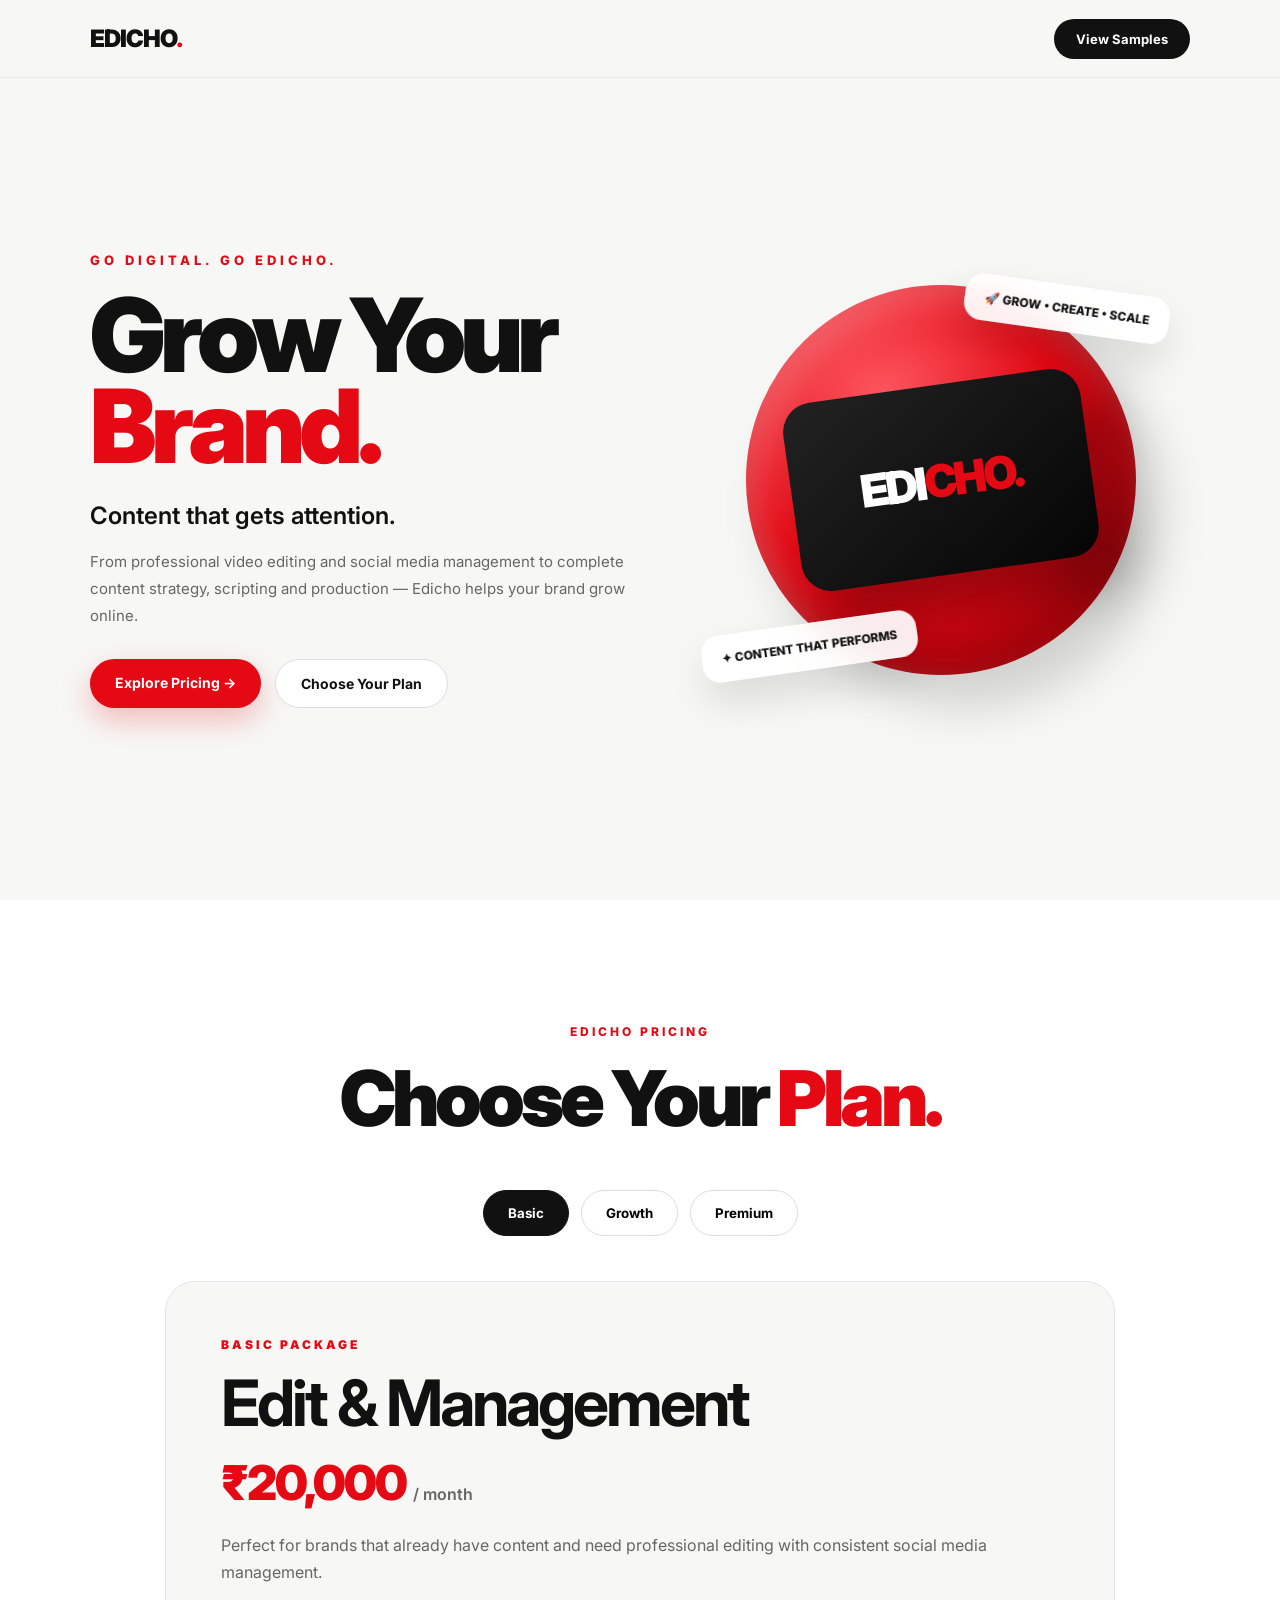
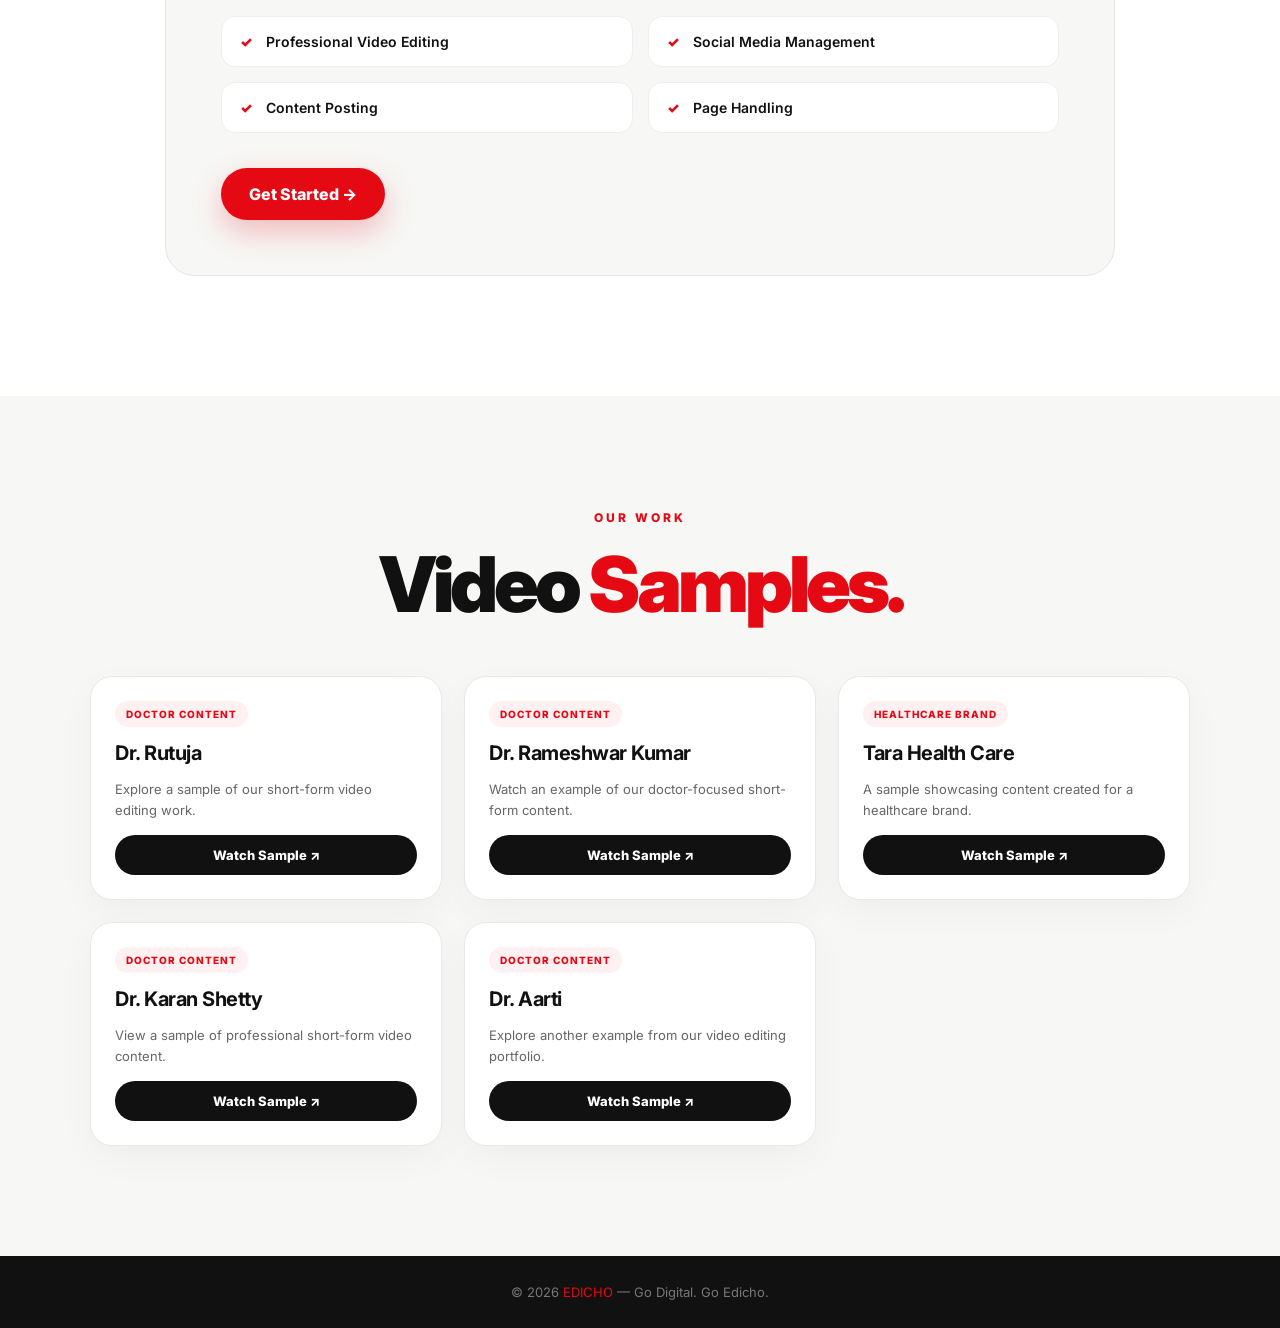
<file: edicho_price_list_updated.html>
<!DOCTYPE html>
<html lang="en">
<head>
    <meta charset="UTF-8">
    <meta name="viewport" content="width=device-width, initial-scale=1.0">

    <title>Edicho | Pricing</title>

    <style>
        @import url('https://fonts.googleapis.com/css2?family=Inter:wght@400;500;600;700;800;900&display=swap');

        * {
            margin: 0;
            padding: 0;
            box-sizing: border-box;
            scroll-behavior: smooth;
        }

        :root {
            --red: #e50914;
            --red2: #ff3340;
            --black: #111111;
            --gray: #666;
            --light: #f7f7f5;
            --white: #ffffff;
        }

        body {
            font-family: "Inter", sans-serif;
            background: var(--light);
            color: var(--black);
            overflow-x: hidden;
        }

        /* ================= NAVBAR ================= */

        nav {
            position: fixed;
            top: 0;
            left: 0;
            width: 100%;
            height: 78px;
            padding: 0 7%;
            display: flex;
            align-items: center;
            justify-content: space-between;
            background: rgba(247,247,245,.85);
            backdrop-filter: blur(18px);
            z-index: 999;
            border-bottom: 1px solid #e8e8e8;
        }

        .logo {
            font-size: 24px;
            font-weight: 900;
            letter-spacing: -1px;
        }

        .logo span {
            color: var(--red);
        }

        .nav-btn {
            padding: 12px 22px;
            border-radius: 50px;
            background: var(--black);
            color: white;
            font-size: 13px;
            font-weight: 700;
            text-decoration: none;
        }

        /* ================= HERO ================= */

        .hero {
            min-height: 100vh;
            padding: 140px 7% 80px;
            display: grid;
            grid-template-columns: 1.05fr .95fr;
            align-items: center;
            gap: 50px;
        }

        .mini-title {
            color: var(--red);
            font-size: 13px;
            font-weight: 800;
            letter-spacing: 4px;
            margin-bottom: 22px;
        }

        .hero h1 {
            font-size: clamp(58px, 8vw, 110px);
            line-height: .88;
            letter-spacing: -6px;
            font-weight: 900;
        }

        .hero h1 span {
            color: var(--red);
        }

        .hero h2 {
            font-size: 24px;
            margin-top: 30px;
            font-weight: 600;
        }

        .hero p {
            color: var(--gray);
            max-width: 540px;
            line-height: 1.8;
            margin-top: 18px;
            font-size: 15px;
        }

        .buttons {
            display: flex;
            gap: 14px;
            margin-top: 30px;
        }

        .btn {
            padding: 15px 25px;
            border-radius: 50px;
            font-size: 14px;
            font-weight: 700;
            text-decoration: none;
            border: none;
            cursor: pointer;
            transition: .3s;
        }

        .red-btn {
            background: var(--red);
            color: white;
            box-shadow: 0 12px 30px rgba(229,9,20,.25);
        }

        .red-btn:hover {
            transform: translateY(-4px);
            box-shadow: 0 18px 35px rgba(229,9,20,.35);
        }

        .black-btn {
            background: white;
            border: 1px solid #ddd;
            color: var(--black);
        }

        /* ================= VISUAL ================= */

        .visual {
            height: 500px;
            position: relative;
            display: flex;
            justify-content: center;
            align-items: center;
        }

        .orb {
            position: absolute;
            width: 390px;
            height: 390px;
            border-radius: 50%;
            background: radial-gradient(
                circle at 35% 30%,
                #ff5a63,
                var(--red) 45%,
                #a90009
            );
            box-shadow:
                25px 30px 50px rgba(0,0,0,.16),
                inset -25px -25px 45px rgba(0,0,0,.18),
                inset 15px 15px 35px rgba(255,255,255,.25);
            animation: float 5s ease-in-out infinite;
        }

        .brand-box {
            width: 300px;
            height: 190px;
            background: linear-gradient(145deg,#222,#050505);
            border-radius: 30px;
            position: relative;
            z-index: 4;
            display: flex;
            align-items: center;
            justify-content: center;
            transform: rotate(-8deg);
            box-shadow: 25px 35px 45px rgba(0,0,0,.3);
        }

        .brand-box h3 {
            color: white;
            font-size: 45px;
            font-weight: 900;
            letter-spacing: -3px;
        }

        .brand-box h3 span {
            color: var(--red);
        }

        .floating-card {
            position: absolute;
            background: rgba(255,255,255,.92);
            backdrop-filter: blur(15px);
            padding: 16px 20px;
            border-radius: 18px;
            box-shadow: 0 20px 40px rgba(0,0,0,.12);
            font-size: 12px;
            font-weight: 800;
            z-index: 7;
        }

        .card-one {
            top: 55px;
            right: 20px;
            transform: rotate(8deg);
        }

        .card-two {
            bottom: 60px;
            left: 10px;
            transform: rotate(-8deg);
        }

        @keyframes float {
            0%,100% {
                transform: translateY(0) rotate(0);
            }

            50% {
                transform: translateY(-20px) rotate(5deg);
            }
        }

        /* ================= PRICING ================= */

        .pricing-section {
            padding: 120px 7%;
            background: white;
            min-height: 100vh;
        }

        .section-head {
            text-align: center;
            margin-bottom: 45px;
        }

        .section-head small {
            color: var(--red);
            font-weight: 800;
            letter-spacing: 3px;
            font-size: 12px;
        }

        .section-head h2 {
            font-size: clamp(45px,6vw,80px);
            letter-spacing: -4px;
            margin-top: 12px;
            font-weight: 900;
        }

        .section-head h2 span {
            color: var(--red);
        }

        /* PACKAGE BUTTONS */

        .package-tabs {
            display: flex;
            justify-content: center;
            gap: 12px;
            margin-bottom: 45px;
            flex-wrap: wrap;
        }

        .tab-btn {
            padding: 14px 24px;
            border-radius: 50px;
            border: 1px solid #ddd;
            background: white;
            font-family: inherit;
            font-weight: 700;
            cursor: pointer;
            transition: .3s;
        }

        .tab-btn:hover,
        .tab-btn.active {
            background: var(--black);
            color: white;
            border-color: var(--black);
        }

        /* PACKAGE CARD */

        .pricing-container {
            max-width: 950px;
            margin: auto;
        }

        .pricing-card {
            display: none;
            background: var(--light);
            border: 1px solid #e5e5e5;
            border-radius: 30px;
            padding: 55px;
            animation: fade .4s ease;
        }

        .pricing-card.active {
            display: block;
        }

        @keyframes fade {
            from {
                opacity: 0;
                transform: translateY(15px);
            }

            to {
                opacity: 1;
                transform: translateY(0);
            }
        }

        .package-label {
            color: var(--red);
            font-size: 12px;
            font-weight: 900;
            letter-spacing: 3px;
        }

        .pricing-card h3 {
            font-size: clamp(40px,5vw,65px);
            letter-spacing: -3px;
            margin: 12px 0;
        }

        .price {
            font-size: 48px;
            font-weight: 900;
            color: var(--red);
            letter-spacing: -2px;
            margin-bottom: 8px;
        }

        .price span {
            font-size: 16px;
            color: var(--gray);
            font-weight: 600;
            letter-spacing: 0;
        }

        .package-description {
            color: var(--gray);
            margin: 20px 0 30px;
            line-height: 1.7;
        }

        .features {
            display: grid;
            grid-template-columns: repeat(2,1fr);
            gap: 15px;
            margin-bottom: 35px;
        }

        .feature {
            background: white;
            padding: 16px 18px;
            border-radius: 14px;
            font-size: 14px;
            font-weight: 600;
            border: 1px solid #eee;
        }

        .feature::before {
            content: "✓";
            color: var(--red);
            font-weight: 900;
            margin-right: 10px;
        }

        .contact-btn {
            display: inline-block;
            padding: 16px 28px;
            background: var(--red);
            color: white;
            border-radius: 50px;
            text-decoration: none;
            font-weight: 800;
            box-shadow: 0 12px 30px rgba(229,9,20,.25);
        }

        footer {
            padding: 28px 7%;
            background: #111;
            color: #777;
            text-align: center;
            font-size: 13px;
        }

        footer span {
            color: var(--red);
        }


        /* ================= OUR WORK / SAMPLES ================= */
        .samples-section { padding: 110px 7%; background: var(--light); }
        .samples-grid { max-width: 1100px; margin: 0 auto; display: grid; grid-template-columns: repeat(3, minmax(0, 1fr)); gap: 22px; }
        .sample-card { background: white; border: 1px solid #e8e8e8; border-radius: 22px; padding: 24px; display: flex; flex-direction: column; gap: 14px; box-shadow: 0 12px 35px rgba(0,0,0,.04); transition: transform .25s, box-shadow .25s; }
        .sample-card:hover { transform: translateY(-5px); box-shadow: 0 18px 40px rgba(0,0,0,.09); }
        .sample-type { display: inline-block; width: fit-content; padding: 7px 11px; border-radius: 30px; background: #fff0f1; color: var(--red); font-size: 10px; font-weight: 800; letter-spacing: 1px; text-transform: uppercase; }
        .sample-card h3 { font-size: 20px; letter-spacing: -.5px; }
        .sample-card p { color: var(--gray); font-size: 13px; line-height: 1.6; flex-grow: 1; }
        .sample-link { display: inline-flex; align-items: center; justify-content: center; padding: 12px 18px; border-radius: 40px; background: var(--black); color: white; text-decoration: none; font-size: 13px; font-weight: 800; transition: background .2s; }
        .sample-link:hover { background: var(--red); }

        /* ================= MOBILE ================= */

        @media(max-width:850px) {

            .hero {
                grid-template-columns: 1fr;
                text-align: center;
                padding-top: 130px;
                gap: 20px;
            }

            .hero p {
                margin: 18px auto;
            }

            .buttons {
                justify-content: center;
            }

            .visual {
                height: 380px;
            }

            .orb {
                width: 280px;
                height: 280px;
            }

            .brand-box {
                width: 230px;
                height: 145px;
            }

            .brand-box h3 {
                font-size: 35px;
            }

            .pricing-section {
                padding: 90px 5%;
            }

            .pricing-card {
                padding: 35px 25px;
            }

            .features {
                grid-template-columns: 1fr;
            }

            .samples-grid { grid-template-columns: repeat(2, minmax(0, 1fr)); }
            .samples-section { padding: 85px 5%; }
        }

        @media(max-width:500px) {

            nav {
                padding: 0 5%;
                height: 68px;
            }

            .nav-btn {
                padding: 10px 16px;
                font-size: 12px;
            }

            .logo {
                font-size: 21px;
            }

            .hero {
                padding: 110px 5% 50px;
                min-height: auto;
            }

            .hero h1 {
                letter-spacing: -4px;
            }

            .hero h2 {
                font-size: 19px;
            }

            .buttons {
                flex-direction: column;
            }

            .btn {
                width: 100%;
            }

            .visual {
                height: 330px;
            }

            .floating-card {
                font-size: 10px;
                padding: 12px 14px;
            }

            .card-one {
                right: 0;
            }

            .card-two {
                left: 0;
            }

            .package-tabs {
                gap: 8px;
            }

            .tab-btn {
                padding: 11px 16px;
                font-size: 12px;
            }

            .section-head h2 {
                letter-spacing: -2px;
            }

            .price {
                font-size: 40px;
            }

            .samples-grid { grid-template-columns: 1fr; }
            .samples-section { padding: 75px 5%; }
        }

    </style>
</head>

<body>


<!-- NAVBAR -->

<nav>

    <div class="logo">
        EDICHO<span>.</span>
    </div>

    <a href="#samples" class="nav-btn">
        View Samples
    </a>

</nav>



<!-- SECTION 1 : HERO -->

<section class="hero">

    <div class="hero-content">

        <div class="mini-title">
            GO DIGITAL. GO EDICHO.
        </div>

        <h1>
            Grow Your<br>
            <span>Brand.</span>
        </h1>

        <h2>
            Content that gets attention.
        </h2>

        <p>
            From professional video editing and social media
            management to complete content strategy, scripting
            and production — Edicho helps your brand grow online.
        </p>

        <div class="buttons">

            <a href="#pricing" class="btn red-btn">
                Explore Pricing →
            </a>

            <a href="#pricing" class="btn black-btn">
                Choose Your Plan
            </a>

        </div>

    </div>


    <div class="visual">

        <div class="orb"></div>

        <div class="floating-card card-one">
            🚀 GROW • CREATE • SCALE
        </div>

        <div class="floating-card card-two">
            ✦ CONTENT THAT PERFORMS
        </div>

        <div class="brand-box">
            <h3>EDI<span>CHO.</span></h3>
        </div>

    </div>

</section>



<!-- SECTION 2 : PRICING -->

<section class="pricing-section" id="pricing">

    <div class="section-head">

        <small>EDICHO PRICING</small>

        <h2>
            Choose Your <span>Plan.</span>
        </h2>

    </div>


    <!-- BUTTONS -->

    <div class="package-tabs">

        <button class="tab-btn active"
            onclick="showPackage('basic', this)">
            Basic
        </button>

        <button class="tab-btn"
            onclick="showPackage('growth', this)">
            Growth
        </button>

        <button class="tab-btn"
            onclick="showPackage('premium', this)">
            Premium
        </button>

    </div>


    <div class="pricing-container">


        <!-- BASIC -->

        <div class="pricing-card active" id="basic">

            <div class="package-label">
                BASIC PACKAGE
            </div>

            <h3>Edit & Management</h3>

            <div class="price">
                ₹20,000 <span>/ month</span>
            </div>

            <p class="package-description">
                Perfect for brands that already have content
                and need professional editing with consistent
                social media management.
            </p>

            <div class="features">

                <div class="feature">
                    Professional Video Editing
                </div>

                <div class="feature">
                    Social Media Management
                </div>

                <div class="feature">
                    Content Posting
                </div>

                <div class="feature">
                    Page Handling
                </div>

            </div>

            <a href="tel:+917368096372" class="contact-btn">
                Get Started →
            </a>

        </div>



        <!-- GROWTH -->

        <div class="pricing-card" id="growth">

            <div class="package-label">
                GROWTH PACKAGE
            </div>

            <h3>Complete Management</h3>

            <div class="price">
                ₹30,000 <span>/ month</span>
            </div>

            <p class="package-description">
                A complete content management package for brands
                that want better strategy, consistent content
                and professional execution.
            </p>

            <div class="features">

                <div class="feature">
                    Professional Video Editing
                </div>

                <div class="feature">
                    Social Media Management
                </div>

                <div class="feature">
                    Script Writing
                </div>

                <div class="feature">
                    Content Research
                </div>

                <div class="feature">
                    Content Strategy
                </div>

                <div class="feature">
                    Posting & Management
                </div>

            </div>

            <a href="tel:+917368096372" class="contact-btn">
                Get Started →
            </a>

        </div>



        <!-- PREMIUM -->

        <div class="pricing-card" id="premium">

            <div class="package-label">
                PREMIUM PACKAGE
            </div>

            <h3>Complete Production</h3>

            <div class="price">
                ₹50,000 <span>/ month</span>
            </div>

            <p class="package-description">
                Our complete end-to-end solution — from planning
                and shooting to editing, strategy and managing
                your complete social media presence.
            </p>

            <div class="features">

                <div class="feature">
                    Professional Video Shoot
                </div>

                <div class="feature">
                    Professional Video Editing
                </div>

                <div class="feature">
                    Social Media Management
                </div>

                <div class="feature">
                    Script Writing
                </div>

                <div class="feature">
                    Content Research
                </div>

                <div class="feature">
                    Content Strategy
                </div>

                <div class="feature">
                    Posting & Management
                </div>

                <div class="feature">
                    Complete Content Production
                </div>

            </div>

            <a href="tel:+917368096372" class="contact-btn">
                Get Started →
            </a>
            

        </div>


    </div>

</section>



<!-- SECTION 3 : OUR WORK / SAMPLES -->
<section class="samples-section" id="samples">
    <div class="section-head">
        <small>OUR WORK</small>
        <h2>Video <span>Samples.</span></h2>
    </div>
    <div class="samples-grid">
        <article class="sample-card">
            <span class="sample-type">Doctor Content</span>
            <h3>Dr. Rutuja</h3>
            <p>Explore a sample of our short-form video editing work.</p>
            <a class="sample-link" href="https://www.instagram.com/reel/DVvrmX-kshr/?utm_source=ig_web_copy_link&amp;vrfl=MzRlODBiNWFlZA==&amp;srtk=MzRlODBiNWFlZA==" target="_blank" rel="noopener noreferrer">Watch Sample ↗</a>
        </article>
        <article class="sample-card">
            <span class="sample-type">Doctor Content</span>
            <h3>Dr. Rameshwar Kumar</h3>
            <p>Watch an example of our doctor-focused short-form content.</p>
            <a class="sample-link" href="https://youtube.com/shorts/Rer6dfsIrrw?si=8h2Nzkeq4m0Y6beR" target="_blank" rel="noopener noreferrer">Watch Sample ↗</a>
        </article>
        <article class="sample-card">
            <span class="sample-type">Healthcare Brand</span>
            <h3>Tara Health Care</h3>
            <p>A sample showcasing content created for a healthcare brand.</p>
            <a class="sample-link" href="https://youtube.com/shorts/y-KOfsYPtxo?si=4i50rY8xRcDWyM0T" target="_blank" rel="noopener noreferrer">Watch Sample ↗</a>
        </article>
        <article class="sample-card">
            <span class="sample-type">Doctor Content</span>
            <h3>Dr. Karan Shetty</h3>
            <p>View a sample of professional short-form video content.</p>
            <a class="sample-link" href="https://youtube.com/shorts/JTISDjUWxM8?si=Wq39k2I_J4zB1lYZ" target="_blank" rel="noopener noreferrer">Watch Sample ↗</a>
        </article>
        <article class="sample-card">
            <span class="sample-type">Doctor Content</span>
            <h3>Dr. Aarti</h3>
            <p>Explore another example from our video editing portfolio.</p>
            <a class="sample-link" href="https://www.instagram.com/reel/Deo6HicueWl/?utm_source=ig_web_copy_link&amp;psln=NTc4MTIwNjQ2YQ==" target="_blank" rel="noopener noreferrer">Watch Sample ↗</a>
        </article>
    </div>
</section>

<footer id="contact">
    © 2026 <span>EDICHO</span> — Go Digital. Go Edicho.
</footer>



<script>

function showPackage(packageId, button) {

    document.querySelectorAll(".pricing-card")
        .forEach(card => {
            card.classList.remove("active");
        });

    document.querySelectorAll(".tab-btn")
        .forEach(btn => {
            btn.classList.remove("active");
        });

    document
        .getElementById(packageId)
        .classList.add("active");

    button.classList.add("active");

}

</script>

</body>
</html>
</file>
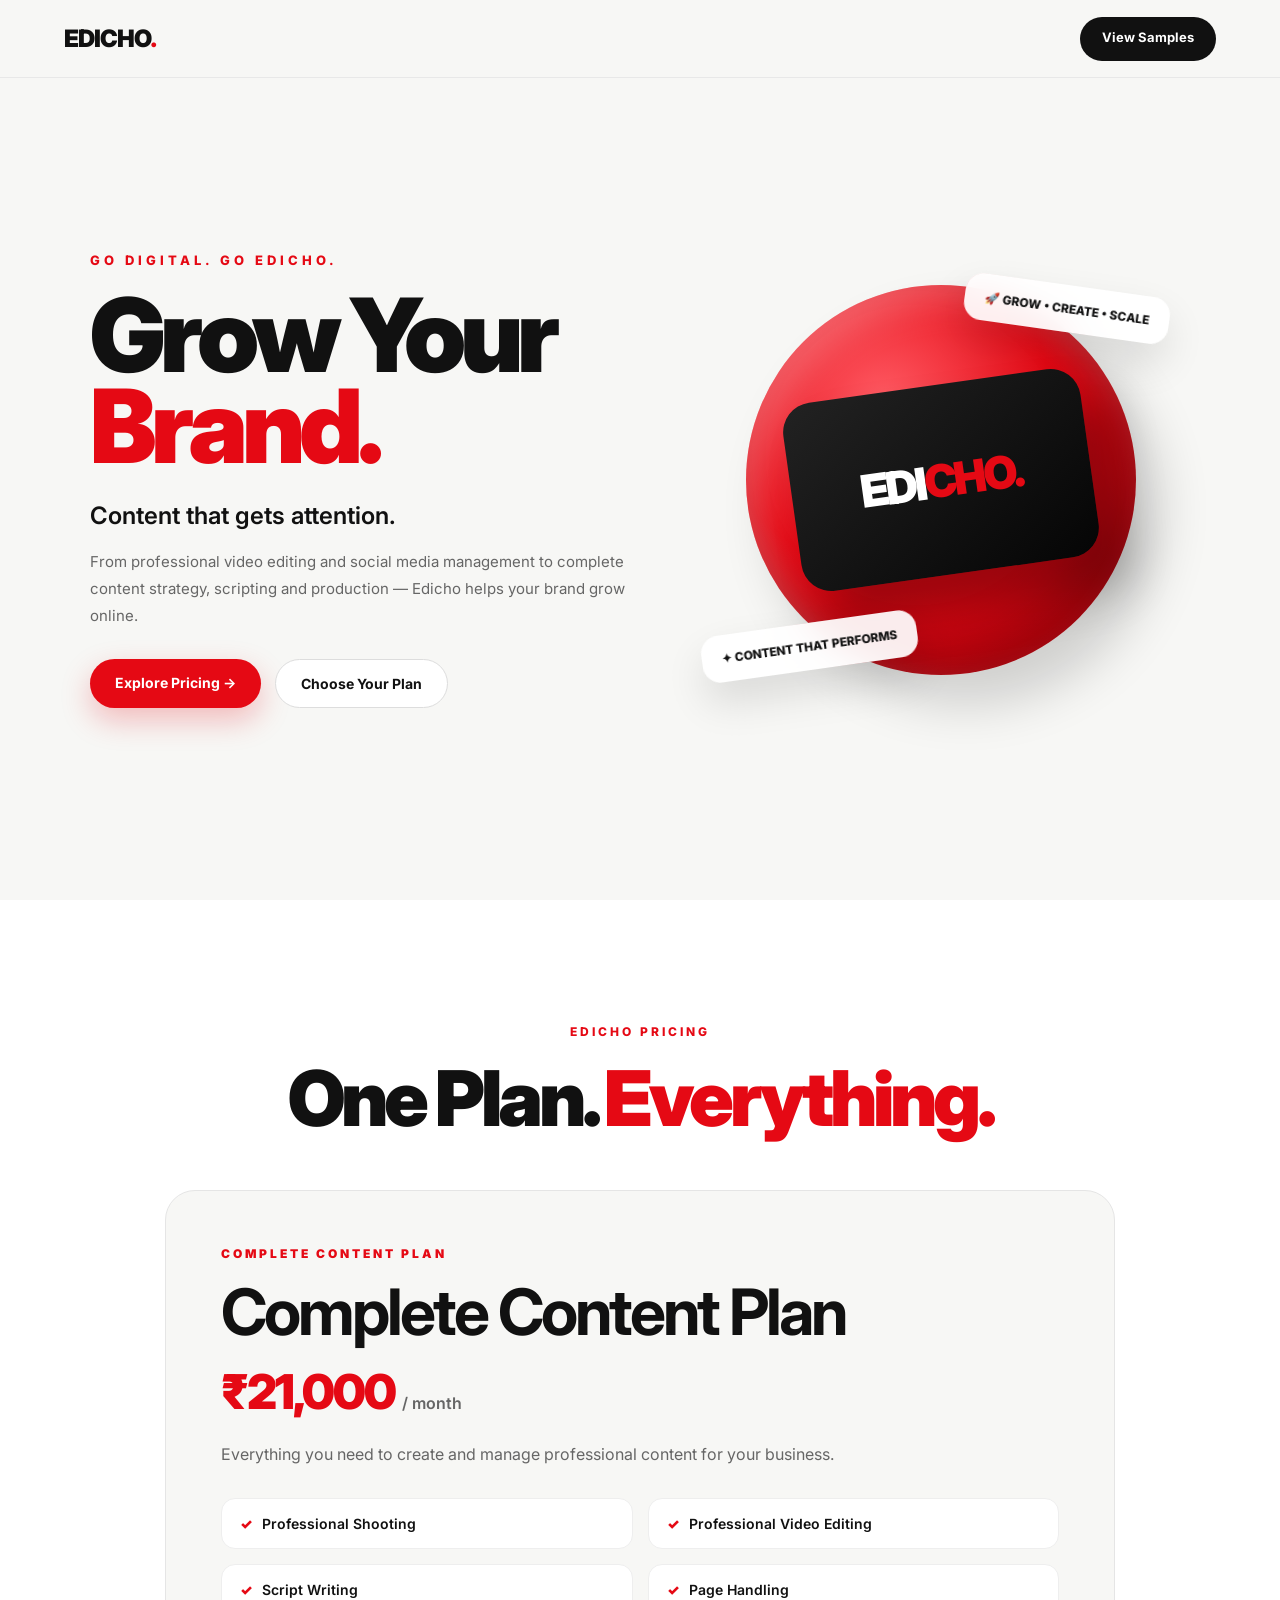
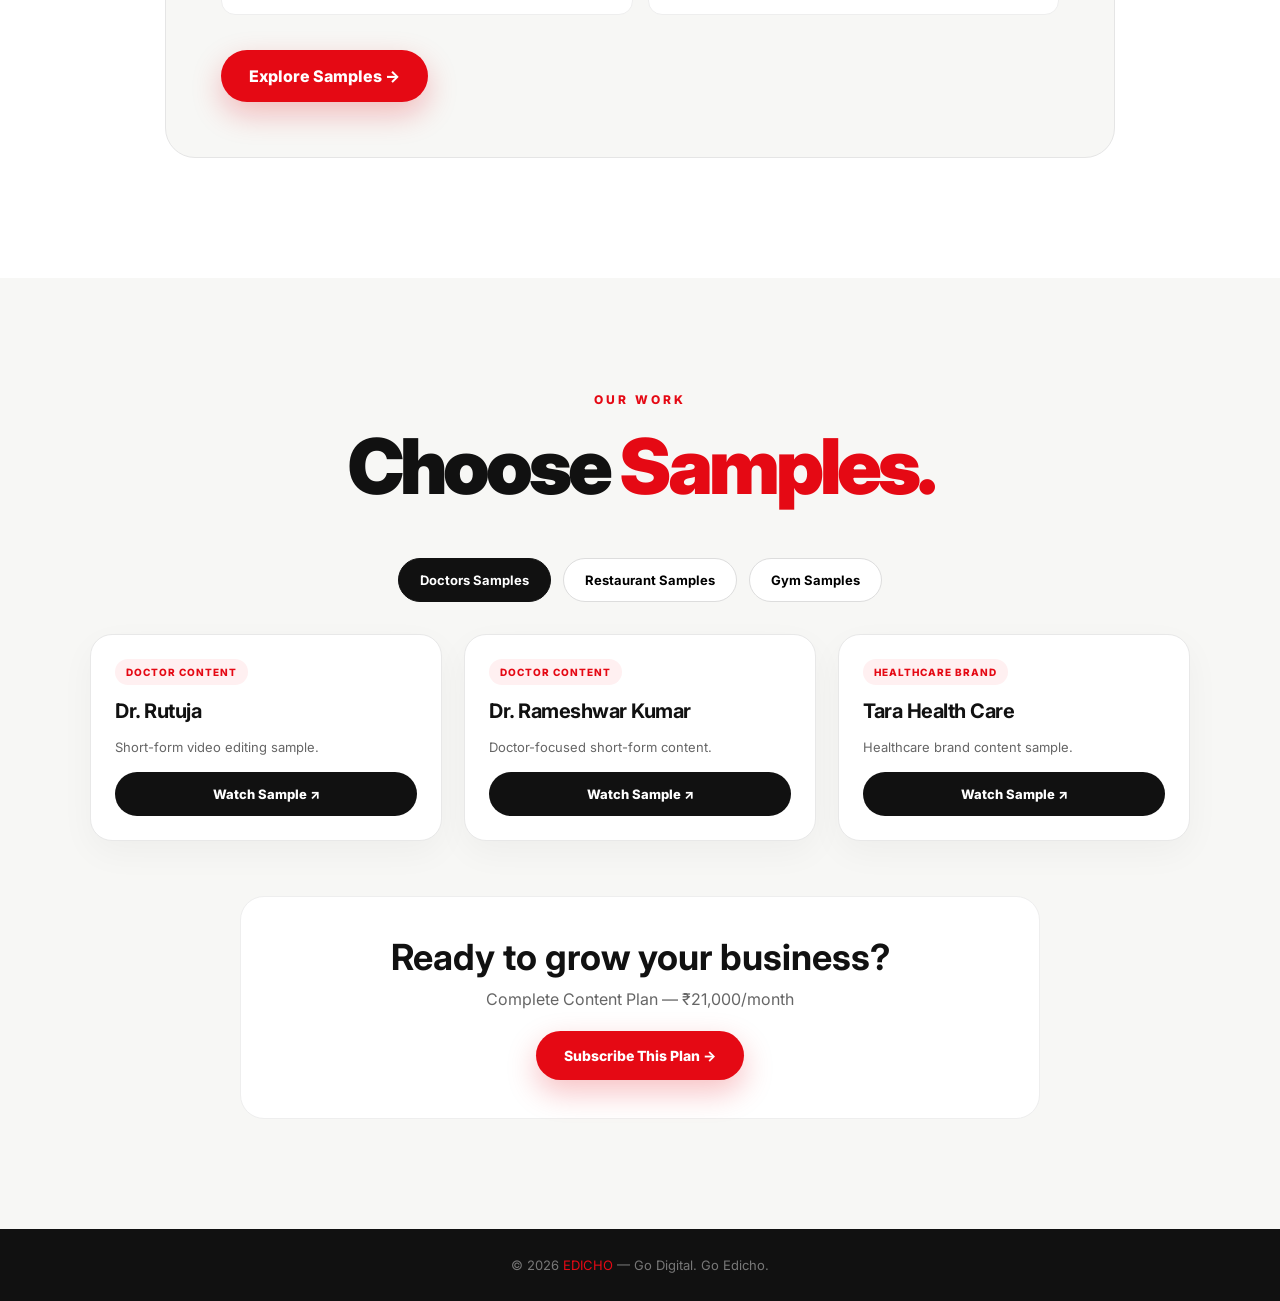
<file: edicho_updated (1).html>
<!DOCTYPE html>
<html lang="en">
<head>
    <meta charset="UTF-8">
    <meta name="viewport" content="width=device-width, initial-scale=1, viewport-fit=cover">

    <title>Edicho | Content Plan &amp; Pricing</title>
    <meta name="theme-color" content="#f7f7f5">
    <meta name="apple-mobile-web-app-capable" content="yes">
    <meta name="apple-mobile-web-app-status-bar-style" content="default">
    <meta name="format-detection" content="telephone=no">

    <style>
        @import url('https://fonts.googleapis.com/css2?family=Inter:wght@400;500;600;700;800;900&display=swap');

        * {
            margin: 0;
            padding: 0;
            box-sizing: border-box;
            scroll-behavior: smooth;
        }

        :root {
            --red: #e50914;
            --red2: #ff3340;
            --black: #111111;
            --gray: #666;
            --light: #f7f7f5;
            --white: #ffffff;
        }

        body {
            font-family: "Inter", sans-serif;
            background: var(--light);
            color: var(--black);
            overflow-x: hidden;
        }

        /* ================= NAVBAR ================= */

        nav {
            position: fixed;
            top: 0;
            left: 0;
            width: 100%;
            height: 78px;
            padding: 0 7%;
            display: flex;
            align-items: center;
            justify-content: space-between;
            background: rgba(247,247,245,.85);
            backdrop-filter: blur(18px);
            z-index: 999;
            border-bottom: 1px solid #e8e8e8;
        }

        .logo {
            font-size: 24px;
            font-weight: 900;
            letter-spacing: -1px;
        }

        .logo span {
            color: var(--red);
        }

        .nav-btn {
            padding: 12px 22px;
            border-radius: 50px;
            background: var(--black);
            color: white;
            font-size: 13px;
            font-weight: 700;
            text-decoration: none;
        }

        /* ================= HERO ================= */

        .hero {
            min-height: 100vh;
            padding: 140px 7% 80px;
            display: grid;
            grid-template-columns: 1.05fr .95fr;
            align-items: center;
            gap: 50px;
        }

        .mini-title {
            color: var(--red);
            font-size: 13px;
            font-weight: 800;
            letter-spacing: 4px;
            margin-bottom: 22px;
        }

        .hero h1 {
            font-size: clamp(58px, 8vw, 110px);
            line-height: .88;
            letter-spacing: -6px;
            font-weight: 900;
        }

        .hero h1 span {
            color: var(--red);
        }

        .hero h2 {
            font-size: 24px;
            margin-top: 30px;
            font-weight: 600;
        }

        .hero p {
            color: var(--gray);
            max-width: 540px;
            line-height: 1.8;
            margin-top: 18px;
            font-size: 15px;
        }

        .buttons {
            display: flex;
            gap: 14px;
            margin-top: 30px;
        }

        .btn {
            padding: 15px 25px;
            border-radius: 50px;
            font-size: 14px;
            font-weight: 700;
            text-decoration: none;
            border: none;
            cursor: pointer;
            transition: .3s;
        }

        .red-btn {
            background: var(--red);
            color: white;
            box-shadow: 0 12px 30px rgba(229,9,20,.25);
        }

        .red-btn:hover {
            transform: translateY(-4px);
            box-shadow: 0 18px 35px rgba(229,9,20,.35);
        }

        .black-btn {
            background: white;
            border: 1px solid #ddd;
            color: var(--black);
        }

        /* ================= VISUAL ================= */

        .visual {
            height: 500px;
            position: relative;
            display: flex;
            justify-content: center;
            align-items: center;
        }

        .orb {
            position: absolute;
            width: 390px;
            height: 390px;
            border-radius: 50%;
            background: radial-gradient(
                circle at 35% 30%,
                #ff5a63,
                var(--red) 45%,
                #a90009
            );
            box-shadow:
                25px 30px 50px rgba(0,0,0,.16),
                inset -25px -25px 45px rgba(0,0,0,.18),
                inset 15px 15px 35px rgba(255,255,255,.25);
            animation: float 5s ease-in-out infinite;
        }

        .brand-box {
            width: 300px;
            height: 190px;
            background: linear-gradient(145deg,#222,#050505);
            border-radius: 30px;
            position: relative;
            z-index: 4;
            display: flex;
            align-items: center;
            justify-content: center;
            transform: rotate(-8deg);
            box-shadow: 25px 35px 45px rgba(0,0,0,.3);
        }

        .brand-box h3 {
            color: white;
            font-size: 45px;
            font-weight: 900;
            letter-spacing: -3px;
        }

        .brand-box h3 span {
            color: var(--red);
        }

        .floating-card {
            position: absolute;
            background: rgba(255,255,255,.92);
            backdrop-filter: blur(15px);
            padding: 16px 20px;
            border-radius: 18px;
            box-shadow: 0 20px 40px rgba(0,0,0,.12);
            font-size: 12px;
            font-weight: 800;
            z-index: 7;
        }

        .card-one {
            top: 55px;
            right: 20px;
            transform: rotate(8deg);
        }

        .card-two {
            bottom: 60px;
            left: 10px;
            transform: rotate(-8deg);
        }

        @keyframes float {
            0%,100% {
                transform: translateY(0) rotate(0);
            }

            50% {
                transform: translateY(-20px) rotate(5deg);
            }
        }

        /* ================= PRICING ================= */

        .pricing-section {
            padding: 120px 7%;
            background: white;
            min-height: 100vh;
        }

        .section-head {
            text-align: center;
            margin-bottom: 45px;
        }

        .section-head small {
            color: var(--red);
            font-weight: 800;
            letter-spacing: 3px;
            font-size: 12px;
        }

        .section-head h2 {
            font-size: clamp(45px,6vw,80px);
            letter-spacing: -4px;
            margin-top: 12px;
            font-weight: 900;
        }

        .section-head h2 span {
            color: var(--red);
        }

        /* PACKAGE BUTTONS */

        .package-tabs {
            display: flex;
            justify-content: center;
            gap: 12px;
            margin-bottom: 45px;
            flex-wrap: wrap;
        }

        .tab-btn {
            padding: 14px 24px;
            border-radius: 50px;
            border: 1px solid #ddd;
            background: white;
            font-family: inherit;
            font-weight: 700;
            cursor: pointer;
            transition: .3s;
        }

        .tab-btn:hover,
        .tab-btn.active {
            background: var(--black);
            color: white;
            border-color: var(--black);
        }

        /* PACKAGE CARD */

        .pricing-container {
            max-width: 950px;
            margin: auto;
        }

        .pricing-card {
            display: none;
            background: var(--light);
            border: 1px solid #e5e5e5;
            border-radius: 30px;
            padding: 55px;
            animation: fade .4s ease;
        }

        .pricing-card.active {
            display: block;
        }

        @keyframes fade {
            from {
                opacity: 0;
                transform: translateY(15px);
            }

            to {
                opacity: 1;
                transform: translateY(0);
            }
        }

        .package-label {
            color: var(--red);
            font-size: 12px;
            font-weight: 900;
            letter-spacing: 3px;
        }

        .pricing-card h3 {
            font-size: clamp(40px,5vw,65px);
            letter-spacing: -3px;
            margin: 12px 0;
        }

        .price {
            font-size: 48px;
            font-weight: 900;
            color: var(--red);
            letter-spacing: -2px;
            margin-bottom: 8px;
        }

        .price span {
            font-size: 16px;
            color: var(--gray);
            font-weight: 600;
            letter-spacing: 0;
        }

        .package-description {
            color: var(--gray);
            margin: 20px 0 30px;
            line-height: 1.7;
        }

        .features {
            display: grid;
            grid-template-columns: repeat(2,1fr);
            gap: 15px;
            margin-bottom: 35px;
        }

        .feature {
            background: white;
            padding: 16px 18px;
            border-radius: 14px;
            font-size: 14px;
            font-weight: 600;
            border: 1px solid #eee;
        }

        .feature::before {
            content: "✓";
            color: var(--red);
            font-weight: 900;
            margin-right: 10px;
        }

        .contact-btn {
            display: inline-block;
            padding: 16px 28px;
            background: var(--red);
            color: white;
            border-radius: 50px;
            text-decoration: none;
            font-weight: 800;
            box-shadow: 0 12px 30px rgba(229,9,20,.25);
        }

        footer {
            padding: 28px 7%;
            background: #111;
            color: #777;
            text-align: center;
            font-size: 13px;
        }

        footer span {
            color: var(--red);
        }


        /* ================= OUR WORK / SAMPLES ================= */
        .samples-section { padding: 110px 7%; background: var(--light); }
        .samples-grid { max-width: 1100px; margin: 0 auto; display: grid; grid-template-columns: repeat(3, minmax(0, 1fr)); gap: 22px; }
        .sample-card { background: white; border: 1px solid #e8e8e8; border-radius: 22px; padding: 24px; display: flex; flex-direction: column; gap: 14px; box-shadow: 0 12px 35px rgba(0,0,0,.04); transition: transform .25s, box-shadow .25s; }
        .sample-card:hover { transform: translateY(-5px); box-shadow: 0 18px 40px rgba(0,0,0,.09); }
        .sample-type { display: inline-block; width: fit-content; padding: 7px 11px; border-radius: 30px; background: #fff0f1; color: var(--red); font-size: 10px; font-weight: 800; letter-spacing: 1px; text-transform: uppercase; }
        .sample-card h3 { font-size: 20px; letter-spacing: -.5px; }
        .sample-card p { color: var(--gray); font-size: 13px; line-height: 1.6; flex-grow: 1; }
        .sample-link { display: inline-flex; align-items: center; justify-content: center; padding: 12px 18px; border-radius: 40px; background: var(--black); color: white; text-decoration: none; font-size: 13px; font-weight: 800; transition: background .2s; }
        .sample-link:hover { background: var(--red); }

        /* ================= MOBILE ================= */

        @media(max-width:850px) {

            .hero {
                grid-template-columns: 1fr;
                text-align: center;
                padding-top: 130px;
                gap: 20px;
            }

            .hero p {
                margin: 18px auto;
            }

            .buttons {
                justify-content: center;
            }

            .visual {
                height: 380px;
            }

            .orb {
                width: 280px;
                height: 280px;
            }

            .brand-box {
                width: 230px;
                height: 145px;
            }

            .brand-box h3 {
                font-size: 35px;
            }

            .pricing-section {
                padding: 90px 5%;
            }

            .pricing-card {
                padding: 35px 25px;
            }

            .features {
                grid-template-columns: 1fr;
            }

            .samples-grid { grid-template-columns: repeat(2, minmax(0, 1fr)); }
            .samples-section { padding: 85px 5%; }
        }

        @media(max-width:500px) {

            nav {
                padding: 0 5%;
                height: 68px;
            }

            .nav-btn {
                padding: 10px 16px;
                font-size: 12px;
            }

            .logo {
                font-size: 21px;
            }

            .hero {
                padding: 110px 5% 50px;
                min-height: auto;
            }

            .hero h1 {
                letter-spacing: -4px;
            }

            .hero h2 {
                font-size: 19px;
            }

            .buttons {
                flex-direction: column;
            }

            .btn {
                width: 100%;
            }

            .visual {
                height: 330px;
            }

            .floating-card {
                font-size: 10px;
                padding: 12px 14px;
            }

            .card-one {
                right: 0;
            }

            .card-two {
                left: 0;
            }

            .package-tabs {
                gap: 8px;
            }

            .tab-btn {
                padding: 11px 16px;
                font-size: 12px;
            }

            .section-head h2 {
                letter-spacing: -2px;
            }

            .price {
                font-size: 40px;
            }

            .samples-grid { grid-template-columns: 1fr; }
            .samples-section { padding: 75px 5%; }
        }

    
        /* Updated samples and subscription portal */
        .sample-tabs { display:flex; justify-content:center; gap:12px; flex-wrap:wrap; margin:0 auto 32px; }
        .sample-tab { padding:13px 21px; border:1px solid #ddd; border-radius:40px; background:#fff; font:700 13px Inter,sans-serif; cursor:pointer; transition:.2s; }
        .sample-tab.active,.sample-tab:hover { background:#111; color:#fff; border-color:#111; }
        .sample-group { display:none; max-width:1100px; margin:0 auto; grid-template-columns:repeat(3,minmax(0,1fr)); gap:22px; }
        .sample-group.active { display:grid; }
        .subscribe-cta { text-align:center; margin:55px auto 0; padding:38px 20px; max-width:800px; background:#fff; border:1px solid #eee; border-radius:24px; }
        .subscribe-cta h3 { font-size:clamp(25px,4vw,36px); margin-bottom:10px; }
        .subscribe-cta p { color:#666; margin-bottom:22px; }
        .subscribe-cta .contact-btn,.submit-plan { border:0; cursor:pointer; font:800 14px Inter,sans-serif; }
        .subscribe-modal { display:none; position:fixed; inset:0; z-index:2000; background:rgba(0,0,0,.65); padding:20px; overflow-y:auto; align-items:center; justify-content:center; }
        .subscribe-modal.open { display:flex; }
        .subscribe-panel { position:relative; width:min(100%,500px); background:#fff; border-radius:24px; padding:34px; box-shadow:0 25px 80px rgba(0,0,0,.25); }
        .subscribe-panel h2 { font-size:30px; margin:10px 0 6px; letter-spacing:-1px; }
        .portal-note { color:#666; font-size:13px; margin-bottom:22px; }
        .subscribe-panel form { display:flex; flex-direction:column; gap:9px; }
        .subscribe-panel label { font-size:13px; font-weight:700; margin-top:7px; }
        .subscribe-panel input,.subscribe-panel select { width:100%; padding:14px 13px; border:1px solid #ddd; border-radius:11px; font:14px Inter,sans-serif; background:#fff; color:#111; }
        .subscribe-panel input:focus,.subscribe-panel select:focus { outline:2px solid rgba(229,9,20,.18); border-color:#e50914; }
        .submit-plan { margin-top:14px; width:100%; text-align:center; }
        .small-note { margin:16px 0 0; font-size:11px; line-height:1.5; }
        .modal-close { position:absolute; top:12px; right:16px; border:0; background:transparent; font-size:30px; cursor:pointer; color:#555; }
        @media(max-width:850px) { .sample-group.active { grid-template-columns:repeat(2,minmax(0,1fr)); } }
        @media(max-width:500px) { .sample-group.active { grid-template-columns:1fr; } .subscribe-panel { padding:28px 22px; } .sample-tab { padding:11px 14px; font-size:12px; } }

    
        /* Responsive layout and iPhone Safari support */
        html { -webkit-text-size-adjust: 100%; text-size-adjust: 100%; scroll-padding-top: 86px; }
        body { min-width: 320px; -webkit-font-smoothing: antialiased; -webkit-tap-highlight-color: transparent; }
        button, input, select, a { touch-action: manipulation; }
        button, input, select { -webkit-appearance: none; appearance: none; }
        nav { padding-left: max(5%, env(safe-area-inset-left)); padding-right: max(5%, env(safe-area-inset-right)); }
        .hero, .pricing-section, .samples-section { overflow-wrap: anywhere; }
        .pricing-card, .sample-card, .subscribe-panel { min-width: 0; }
        .sample-link, .contact-btn, .btn, .nav-btn, .sample-tab { min-height: 44px; }
        .subscribe-modal { padding: max(12px, env(safe-area-inset-top)) 12px max(12px, env(safe-area-inset-bottom)); }
        .subscribe-panel { max-height: calc(100dvh - 24px); overflow-y: auto; -webkit-overflow-scrolling: touch; }
        .subscribe-panel input, .subscribe-panel select { font-size: 16px; }
        @supports not (height: 100dvh) { .subscribe-panel { max-height: calc(100vh - 24px); } }
        @media (max-width: 850px) {
          .hero { min-height: auto; }
          .visual { width: 100%; overflow: hidden; }
          .samples-grid, .sample-group.active { grid-template-columns: repeat(2, minmax(0, 1fr)); }
        }
        @media (max-width: 600px) {
          nav { height: 64px; }
          .hero { padding-top: 100px; }
          .hero h1 { font-size: clamp(48px, 14vw, 72px); }
          .hero h2 { line-height: 1.35; }
          .visual { height: 300px; }
          .orb { width: min(70vw, 260px); height: min(70vw, 260px); }
          .brand-box { width: min(62vw, 220px); height: 135px; }
          .floating-card { max-width: 46%; }
          .pricing-card { padding: 28px 20px; border-radius: 22px; }
          .pricing-card h3 { overflow-wrap: anywhere; }
          .price { font-size: clamp(34px, 10vw, 42px); }
          .sample-tabs { gap: 8px; }
          .sample-tab { flex: 1 1 100%; width: 100%; }
          .samples-grid, .sample-group.active { grid-template-columns: 1fr; }
          .subscribe-cta { padding: 28px 16px; }
          .subscribe-panel { padding: 28px 20px; border-radius: 20px; }
          .contact-btn, .submit-plan { width: 100%; }
        }
        @media (prefers-reduced-motion: reduce) {
          *, *::before, *::after { scroll-behavior: auto !important; animation-duration: .01ms !important; animation-iteration-count: 1 !important; transition-duration: .01ms !important; }
        }

    </style>
</head>

<body>


<!-- NAVBAR -->

<nav>

    <div class="logo">
        EDICHO<span>.</span>
    </div>

    <a href="#samples" class="nav-btn">
        View Samples
    </a>

</nav>



<!-- SECTION 1 : HERO -->

<section class="hero">

    <div class="hero-content">

        <div class="mini-title">
            GO DIGITAL. GO EDICHO.
        </div>

        <h1>
            Grow Your<br>
            <span>Brand.</span>
        </h1>

        <h2>
            Content that gets attention.
        </h2>

        <p>
            From professional video editing and social media
            management to complete content strategy, scripting
            and production — Edicho helps your brand grow online.
        </p>

        <div class="buttons">

            <a href="#pricing" class="btn red-btn">
                Explore Pricing →
            </a>

            <a href="#pricing" class="btn black-btn">
                Choose Your Plan
            </a>

        </div>

    </div>


    <div class="visual">

        <div class="orb"></div>

        <div class="floating-card card-one">
            🚀 GROW • CREATE • SCALE
        </div>

        <div class="floating-card card-two">
            ✦ CONTENT THAT PERFORMS
        </div>

        <div class="brand-box">
            <h3>EDI<span>CHO.</span></h3>
        </div>

    </div>

</section>



<!-- SECTION 2 : SINGLE PRICING -->
<section class="pricing-section" id="pricing">
  <div class="section-head">
    <small>EDICHO PRICING</small>
    <h2>One Plan. <span>Everything.</span></h2>
  </div>
  <div class="pricing-container">
    <div class="pricing-card active">
      <div class="package-label">COMPLETE CONTENT PLAN</div>
      <h3>Complete Content Plan</h3>
      <div class="price">₹21,000 <span>/ month</span></div>
      <p class="package-description">Everything you need to create and manage professional content for your business.</p>
      <div class="features">
        <div class="feature">Professional Shooting</div>
        <div class="feature">Professional Video Editing</div>
        <div class="feature">Script Writing</div>
        <div class="feature">Page Handling</div>
      </div>
      <a href="#samples" class="contact-btn">Explore Samples →</a>
    </div>
  </div>
</section>

<!-- SECTION 3 : OUR WORK / SAMPLES -->
<section class="samples-section" id="samples">
  <div class="section-head">
    <small>OUR WORK</small>
    <h2>Choose <span>Samples.</span></h2>
  </div>

  <div class="sample-tabs">
    <button class="sample-tab active" onclick="showSamples('doctors', this)">Doctors Samples</button>
    <button class="sample-tab" onclick="showSamples('restaurants', this)">Restaurant Samples</button>
    <button class="sample-tab" onclick="showSamples('gyms', this)">Gym Samples</button>
  </div>

  <div class="sample-group active" id="doctors">
    <article class="sample-card"><span class="sample-type">Doctor Content</span><h3>Dr. Rutuja</h3><p>Short-form video editing sample.</p><a class="sample-link" href="https://www.instagram.com/reel/DVvrmX-kshr/?utm_source=ig_web_copy_link&amp;vrfl=MzRlODBiNWFlZA==&amp;srtk=MzRlODBiNWFlZA==" target="_blank" rel="noopener noreferrer">Watch Sample ↗</a></article>
    <article class="sample-card"><span class="sample-type">Doctor Content</span><h3>Dr. Rameshwar Kumar</h3><p>Doctor-focused short-form content.</p><a class="sample-link" href="https://youtube.com/shorts/Rer6dfsIrrw?si=8h2Nzkeq4m0Y6beR" target="_blank" rel="noopener noreferrer">Watch Sample ↗</a></article>
    <article class="sample-card"><span class="sample-type">Healthcare Brand</span><h3>Tara Health Care</h3><p>Healthcare brand content sample.</p><a class="sample-link" href="https://youtube.com/shorts/y-KOfsYPtxo?si=4i50rY8xRcDWyM0T" target="_blank" rel="noopener noreferrer">Watch Sample ↗</a></article>
  </div>

  <div class="sample-group" id="restaurants">
    <article class="sample-card"><span class="sample-type">Restaurant Content</span><h3>Restaurant Sample 1</h3><p>Add your restaurant video sample link here.</p><a class="sample-link" href="https://www.instagram.com/reel/DU3EcM9CbYz/?vrfl=Y2dmY3p1Y3V6d2Z4" target="_blank" rel="noopener noreferrer">Watch Sample ↗</a></article>
    <article class="sample-card"><span class="sample-type">Restaurant Content</span><h3>Restaurant Sample 2</h3><p>Add your restaurant video sample link here.</p><a class="sample-link" href="https://www.instagram.com/reel/DWG3LJgCM7R/?psln=N3JqamxpbmJjYzIw" target="_blank" rel="noopener noreferrer">Watch Sample ↗</a></article>
    <article class="sample-card"><span class="sample-type">Restaurant Content</span><h3>Restaurant Sample 3</h3><p>Add your restaurant video sample link here.</p><a class="sample-link" href="https://www.instagram.com/reel/DXdo6O3EXXP/?obrf=MXM5NXp3d3lnMjA1aQ==" target="_blank" rel="noopener noreferrer">Watch Sample ↗</a></article>
  </div>

  <div class="sample-group" id="gyms">
    <article class="sample-card"><span class="sample-type">Gym Content</span><h3>Gym Sample 1</h3><p>Add your gym video sample link here.</p><a class="sample-link" href="https://www.instagram.com/reel/Dd-mRfUydvX/?srtk=aDEzc2FjaHhham8y" target="_blank" rel="noopener noreferrer">Watch Sample ↗</a></article>
    <article class="sample-card"><span class="sample-type">Gym Content</span><h3>Gym Sample 2</h3><p>Add your gym video sample link here.</p><a class="sample-link" href="https://www.instagram.com/reel/DeRTJhoh5iQ/?xtok=MTkwb2ljcnd4ODlxMg==" target="_blank" rel="noopener noreferrer">Watch Sample ↗</a></article>
    <article class="sample-card"><span class="sample-type">Gym Content</span><h3>Gym Sample 3</h3><p>Add your gym video sample link here.</p><a class="sample-link" href="https://www.instagram.com/reel/DVNRLszjHxL/?psln=ZmZvYW0xMWk4a3Fk" target="_blank" rel="noopener noreferrer">Watch Sample ↗</a></article>
  </div>

  <div class="subscribe-cta">
    <h3>Ready to grow your business?</h3>
    <p>Complete Content Plan — ₹21,000/month</p>
    <button class="contact-btn" type="button" onclick="openSubscribe()">Subscribe This Plan →</button>
  </div>
</section>

<!-- SUBSCRIPTION DETAILS PORTAL -->
<div class="subscribe-modal" id="subscribeModal" aria-hidden="true">
  <div class="subscribe-panel">
    <button class="modal-close" type="button" onclick="closeSubscribe()" aria-label="Close">×</button>
    <div class="package-label">EDICHO SUBSCRIPTION</div>
    <h2>Subscribe This Plan</h2>
    <p class="portal-note">Complete Content Plan · ₹21,000/month</p>
    <form id="subscribeForm">
      <label for="customerName">Your Name</label>
      <input id="customerName" name="name" type="text" placeholder="Enter your name" required>
      <label for="businessType">Business Type</label>
      <select id="businessType" name="type" required>
        <option value="">Select business type</option>
        <option value="Doctor">Doctor</option>
        <option value="Restaurant">Restaurant</option>
        <option value="Gym">Gym</option>
      </select>
      <label for="customerNumber">Phone Number</label>
      <input id="customerNumber" name="number" type="tel" inputmode="tel" placeholder="Enter your phone number" required>
      <label for="customerLocation">Location</label>
      <input id="customerLocation" name="location" type="text" placeholder="City / area" required>
      <button class="contact-btn submit-plan" type="submit">Subscribe This Plan →</button>
    </form>
    <p class="portal-note small-note">Your details will be prepared in WhatsApp for sending to Edicho.</p>
  </div>
</div>

<footer id="contact">
    © 2026 <span>EDICHO</span> — Go Digital. Go Edicho.
</footer>



<script>




function showSamples(groupId, button) {
  document.querySelectorAll(".sample-group").forEach(group => group.classList.remove("active"));
  document.querySelectorAll(".sample-tab").forEach(tab => tab.classList.remove("active"));
  document.getElementById(groupId).classList.add("active");
  button.classList.add("active");
}
function openSubscribe() {
  document.body.style.overflow = "hidden";
  const modal = document.getElementById("subscribeModal");
  modal.classList.add("open");
  modal.setAttribute("aria-hidden", "false");
}
function closeSubscribe() {
  const modal = document.getElementById("subscribeModal");
  modal.classList.remove("open");
  modal.setAttribute("aria-hidden", "true");
  document.body.style.overflow = "";
}
document.getElementById("subscribeModal").addEventListener("click", function(event) {
  if (event.target === this) closeSubscribe();
});
document.addEventListener("keydown", function(event) {
  if (event.key === "Escape") closeSubscribe();
});
document.getElementById("subscribeForm").addEventListener("submit", function(event) {
  event.preventDefault();
  const name = document.getElementById("customerName").value.trim();
  const type = document.getElementById("businessType").value;
  const number = document.getElementById("customerNumber").value.trim();
  const location = document.getElementById("customerLocation").value.trim();
  const message = `Edicho Plan Subscription
Plan: Complete Content Plan - ₹21,000/month
Name: ${name}
Business Type: ${type}
Phone: ${number}
Location: ${location}`;
  const whatsappUrl = "https://wa.me/917250815788?text=" + encodeURIComponent(message);
  const opened = window.open(whatsappUrl, "_blank");
  if (!opened) window.location.href = whatsappUrl;
});

</script>

</body>
</html>
</file>
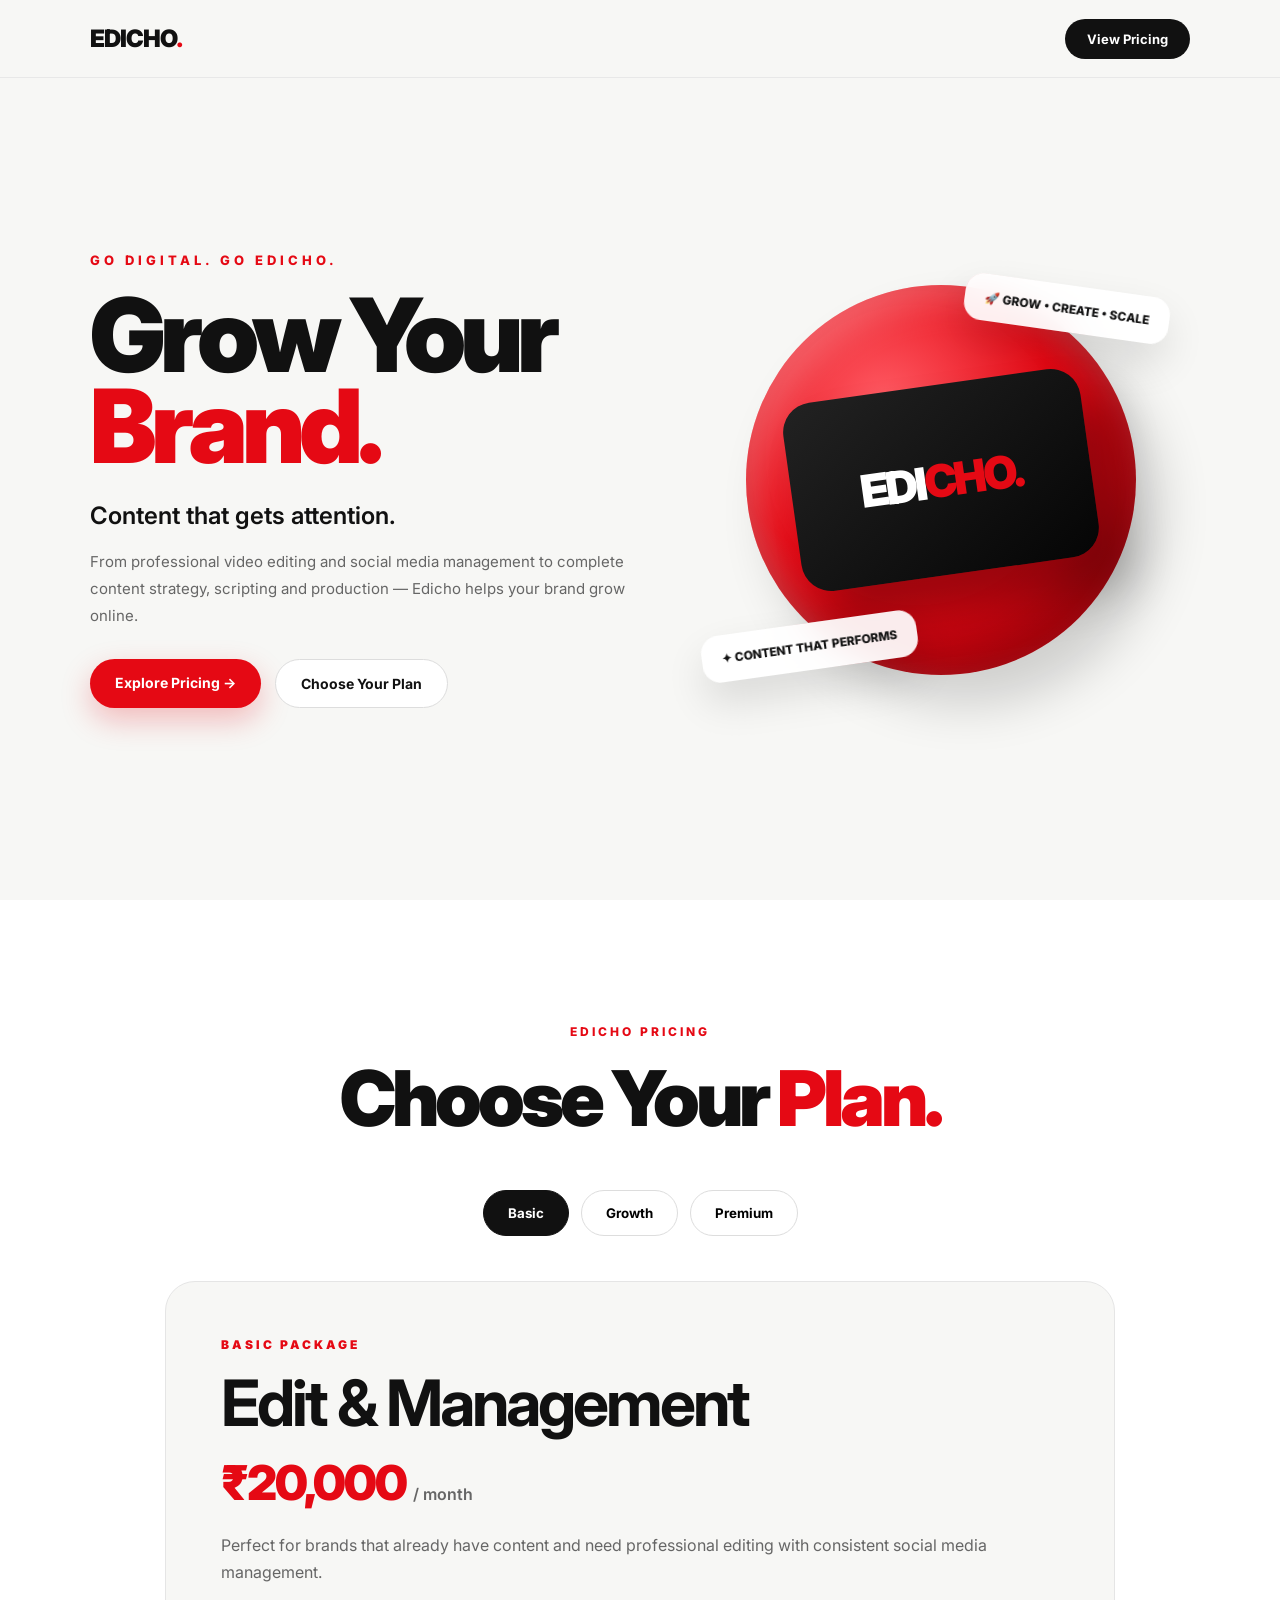
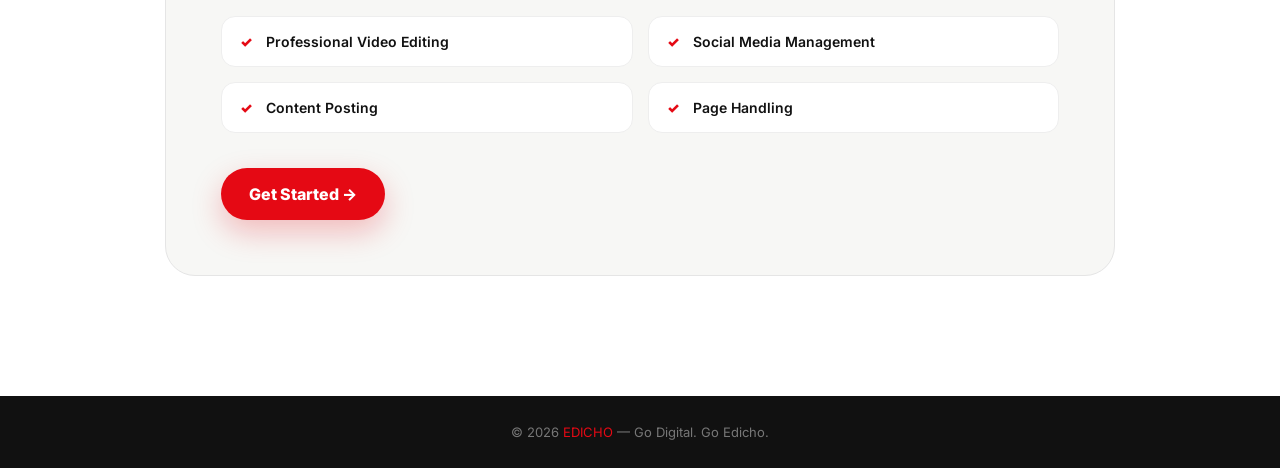
<file: Pricing-List.html>
<!DOCTYPE html>
<html lang="en">
<head>
    <meta charset="UTF-8">
    <meta name="viewport" content="width=device-width, initial-scale=1.0">

    <title>Edicho | Pricing</title>

    <style>
        @import url('https://fonts.googleapis.com/css2?family=Inter:wght@400;500;600;700;800;900&display=swap');

        * {
            margin: 0;
            padding: 0;
            box-sizing: border-box;
            scroll-behavior: smooth;
        }

        :root {
            --red: #e50914;
            --red2: #ff3340;
            --black: #111111;
            --gray: #666;
            --light: #f7f7f5;
            --white: #ffffff;
        }

        body {
            font-family: "Inter", sans-serif;
            background: var(--light);
            color: var(--black);
            overflow-x: hidden;
        }

        /* ================= NAVBAR ================= */

        nav {
            position: fixed;
            top: 0;
            left: 0;
            width: 100%;
            height: 78px;
            padding: 0 7%;
            display: flex;
            align-items: center;
            justify-content: space-between;
            background: rgba(247,247,245,.85);
            backdrop-filter: blur(18px);
            z-index: 999;
            border-bottom: 1px solid #e8e8e8;
        }

        .logo {
            font-size: 24px;
            font-weight: 900;
            letter-spacing: -1px;
        }

        .logo span {
            color: var(--red);
        }

        .nav-btn {
            padding: 12px 22px;
            border-radius: 50px;
            background: var(--black);
            color: white;
            font-size: 13px;
            font-weight: 700;
            text-decoration: none;
        }

        /* ================= HERO ================= */

        .hero {
            min-height: 100vh;
            padding: 140px 7% 80px;
            display: grid;
            grid-template-columns: 1.05fr .95fr;
            align-items: center;
            gap: 50px;
        }

        .mini-title {
            color: var(--red);
            font-size: 13px;
            font-weight: 800;
            letter-spacing: 4px;
            margin-bottom: 22px;
        }

        .hero h1 {
            font-size: clamp(58px, 8vw, 110px);
            line-height: .88;
            letter-spacing: -6px;
            font-weight: 900;
        }

        .hero h1 span {
            color: var(--red);
        }

        .hero h2 {
            font-size: 24px;
            margin-top: 30px;
            font-weight: 600;
        }

        .hero p {
            color: var(--gray);
            max-width: 540px;
            line-height: 1.8;
            margin-top: 18px;
            font-size: 15px;
        }

        .buttons {
            display: flex;
            gap: 14px;
            margin-top: 30px;
        }

        .btn {
            padding: 15px 25px;
            border-radius: 50px;
            font-size: 14px;
            font-weight: 700;
            text-decoration: none;
            border: none;
            cursor: pointer;
            transition: .3s;
        }

        .red-btn {
            background: var(--red);
            color: white;
            box-shadow: 0 12px 30px rgba(229,9,20,.25);
        }

        .red-btn:hover {
            transform: translateY(-4px);
            box-shadow: 0 18px 35px rgba(229,9,20,.35);
        }

        .black-btn {
            background: white;
            border: 1px solid #ddd;
            color: var(--black);
        }

        /* ================= VISUAL ================= */

        .visual {
            height: 500px;
            position: relative;
            display: flex;
            justify-content: center;
            align-items: center;
        }

        .orb {
            position: absolute;
            width: 390px;
            height: 390px;
            border-radius: 50%;
            background: radial-gradient(
                circle at 35% 30%,
                #ff5a63,
                var(--red) 45%,
                #a90009
            );
            box-shadow:
                25px 30px 50px rgba(0,0,0,.16),
                inset -25px -25px 45px rgba(0,0,0,.18),
                inset 15px 15px 35px rgba(255,255,255,.25);
            animation: float 5s ease-in-out infinite;
        }

        .brand-box {
            width: 300px;
            height: 190px;
            background: linear-gradient(145deg,#222,#050505);
            border-radius: 30px;
            position: relative;
            z-index: 4;
            display: flex;
            align-items: center;
            justify-content: center;
            transform: rotate(-8deg);
            box-shadow: 25px 35px 45px rgba(0,0,0,.3);
        }

        .brand-box h3 {
            color: white;
            font-size: 45px;
            font-weight: 900;
            letter-spacing: -3px;
        }

        .brand-box h3 span {
            color: var(--red);
        }

        .floating-card {
            position: absolute;
            background: rgba(255,255,255,.92);
            backdrop-filter: blur(15px);
            padding: 16px 20px;
            border-radius: 18px;
            box-shadow: 0 20px 40px rgba(0,0,0,.12);
            font-size: 12px;
            font-weight: 800;
            z-index: 7;
        }

        .card-one {
            top: 55px;
            right: 20px;
            transform: rotate(8deg);
        }

        .card-two {
            bottom: 60px;
            left: 10px;
            transform: rotate(-8deg);
        }

        @keyframes float {
            0%,100% {
                transform: translateY(0) rotate(0);
            }

            50% {
                transform: translateY(-20px) rotate(5deg);
            }
        }

        /* ================= PRICING ================= */

        .pricing-section {
            padding: 120px 7%;
            background: white;
            min-height: 100vh;
        }

        .section-head {
            text-align: center;
            margin-bottom: 45px;
        }

        .section-head small {
            color: var(--red);
            font-weight: 800;
            letter-spacing: 3px;
            font-size: 12px;
        }

        .section-head h2 {
            font-size: clamp(45px,6vw,80px);
            letter-spacing: -4px;
            margin-top: 12px;
            font-weight: 900;
        }

        .section-head h2 span {
            color: var(--red);
        }

        /* PACKAGE BUTTONS */

        .package-tabs {
            display: flex;
            justify-content: center;
            gap: 12px;
            margin-bottom: 45px;
            flex-wrap: wrap;
        }

        .tab-btn {
            padding: 14px 24px;
            border-radius: 50px;
            border: 1px solid #ddd;
            background: white;
            font-family: inherit;
            font-weight: 700;
            cursor: pointer;
            transition: .3s;
        }

        .tab-btn:hover,
        .tab-btn.active {
            background: var(--black);
            color: white;
            border-color: var(--black);
        }

        /* PACKAGE CARD */

        .pricing-container {
            max-width: 950px;
            margin: auto;
        }

        .pricing-card {
            display: none;
            background: var(--light);
            border: 1px solid #e5e5e5;
            border-radius: 30px;
            padding: 55px;
            animation: fade .4s ease;
        }

        .pricing-card.active {
            display: block;
        }

        @keyframes fade {
            from {
                opacity: 0;
                transform: translateY(15px);
            }

            to {
                opacity: 1;
                transform: translateY(0);
            }
        }

        .package-label {
            color: var(--red);
            font-size: 12px;
            font-weight: 900;
            letter-spacing: 3px;
        }

        .pricing-card h3 {
            font-size: clamp(40px,5vw,65px);
            letter-spacing: -3px;
            margin: 12px 0;
        }

        .price {
            font-size: 48px;
            font-weight: 900;
            color: var(--red);
            letter-spacing: -2px;
            margin-bottom: 8px;
        }

        .price span {
            font-size: 16px;
            color: var(--gray);
            font-weight: 600;
            letter-spacing: 0;
        }

        .package-description {
            color: var(--gray);
            margin: 20px 0 30px;
            line-height: 1.7;
        }

        .features {
            display: grid;
            grid-template-columns: repeat(2,1fr);
            gap: 15px;
            margin-bottom: 35px;
        }

        .feature {
            background: white;
            padding: 16px 18px;
            border-radius: 14px;
            font-size: 14px;
            font-weight: 600;
            border: 1px solid #eee;
        }

        .feature::before {
            content: "✓";
            color: var(--red);
            font-weight: 900;
            margin-right: 10px;
        }

        .contact-btn {
            display: inline-block;
            padding: 16px 28px;
            background: var(--red);
            color: white;
            border-radius: 50px;
            text-decoration: none;
            font-weight: 800;
            box-shadow: 0 12px 30px rgba(229,9,20,.25);
        }

        footer {
            padding: 28px 7%;
            background: #111;
            color: #777;
            text-align: center;
            font-size: 13px;
        }

        footer span {
            color: var(--red);
        }

        /* ================= MOBILE ================= */

        @media(max-width:850px) {

            .hero {
                grid-template-columns: 1fr;
                text-align: center;
                padding-top: 130px;
                gap: 20px;
            }

            .hero p {
                margin: 18px auto;
            }

            .buttons {
                justify-content: center;
            }

            .visual {
                height: 380px;
            }

            .orb {
                width: 280px;
                height: 280px;
            }

            .brand-box {
                width: 230px;
                height: 145px;
            }

            .brand-box h3 {
                font-size: 35px;
            }

            .pricing-section {
                padding: 90px 5%;
            }

            .pricing-card {
                padding: 35px 25px;
            }

            .features {
                grid-template-columns: 1fr;
            }
        }

        @media(max-width:500px) {

            nav {
                padding: 0 5%;
                height: 68px;
            }

            .nav-btn {
                padding: 10px 16px;
                font-size: 12px;
            }

            .logo {
                font-size: 21px;
            }

            .hero {
                padding: 110px 5% 50px;
                min-height: auto;
            }

            .hero h1 {
                letter-spacing: -4px;
            }

            .hero h2 {
                font-size: 19px;
            }

            .buttons {
                flex-direction: column;
            }

            .btn {
                width: 100%;
            }

            .visual {
                height: 330px;
            }

            .floating-card {
                font-size: 10px;
                padding: 12px 14px;
            }

            .card-one {
                right: 0;
            }

            .card-two {
                left: 0;
            }

            .package-tabs {
                gap: 8px;
            }

            .tab-btn {
                padding: 11px 16px;
                font-size: 12px;
            }

            .section-head h2 {
                letter-spacing: -2px;
            }

            .price {
                font-size: 40px;
            }
        }

    </style>
</head>

<body>


<!-- NAVBAR -->

<nav>

    <div class="logo">
        EDICHO<span>.</span>
    </div>

    <a href="#pricing" class="nav-btn">
        View Pricing
    </a>

</nav>



<!-- SECTION 1 : HERO -->

<section class="hero">

    <div class="hero-content">

        <div class="mini-title">
            GO DIGITAL. GO EDICHO.
        </div>

        <h1>
            Grow Your<br>
            <span>Brand.</span>
        </h1>

        <h2>
            Content that gets attention.
        </h2>

        <p>
            From professional video editing and social media
            management to complete content strategy, scripting
            and production — Edicho helps your brand grow online.
        </p>

        <div class="buttons">

            <a href="#pricing" class="btn red-btn">
                Explore Pricing →
            </a>

            <a href="#pricing" class="btn black-btn">
                Choose Your Plan
            </a>

        </div>

    </div>


    <div class="visual">

        <div class="orb"></div>

        <div class="floating-card card-one">
            🚀 GROW • CREATE • SCALE
        </div>

        <div class="floating-card card-two">
            ✦ CONTENT THAT PERFORMS
        </div>

        <div class="brand-box">
            <h3>EDI<span>CHO.</span></h3>
        </div>

    </div>

</section>



<!-- SECTION 2 : PRICING -->

<section class="pricing-section" id="pricing">

    <div class="section-head">

        <small>EDICHO PRICING</small>

        <h2>
            Choose Your <span>Plan.</span>
        </h2>

    </div>


    <!-- BUTTONS -->

    <div class="package-tabs">

        <button class="tab-btn active"
            onclick="showPackage('basic', this)">
            Basic
        </button>

        <button class="tab-btn"
            onclick="showPackage('growth', this)">
            Growth
        </button>

        <button class="tab-btn"
            onclick="showPackage('premium', this)">
            Premium
        </button>

    </div>


    <div class="pricing-container">


        <!-- BASIC -->

        <div class="pricing-card active" id="basic">

            <div class="package-label">
                BASIC PACKAGE
            </div>

            <h3>Edit & Management</h3>

            <div class="price">
                ₹20,000 <span>/ month</span>
            </div>

            <p class="package-description">
                Perfect for brands that already have content
                and need professional editing with consistent
                social media management.
            </p>

            <div class="features">

                <div class="feature">
                    Professional Video Editing
                </div>

                <div class="feature">
                    Social Media Management
                </div>

                <div class="feature">
                    Content Posting
                </div>

                <div class="feature">
                    Page Handling
                </div>

            </div>

            <a href="tel:+917368096372" class="contact-btn">
                Get Started →
            </a>

        </div>



        <!-- GROWTH -->

        <div class="pricing-card" id="growth">

            <div class="package-label">
                GROWTH PACKAGE
            </div>

            <h3>Complete Management</h3>

            <div class="price">
                ₹25,000 <span>/ month</span>
            </div>

            <p class="package-description">
                A complete content management package for brands
                that want better strategy, consistent content
                and professional execution.
            </p>

            <div class="features">

                <div class="feature">
                    Professional Video Editing
                </div>

                <div class="feature">
                    Social Media Management
                </div>

                <div class="feature">
                    Script Writing
                </div>

                <div class="feature">
                    Content Research
                </div>

                <div class="feature">
                    Content Strategy
                </div>

                <div class="feature">
                    Posting & Management
                </div>

            </div>

            <a href="tel:+917368096372" class="contact-btn">
                Get Started →
            </a>

        </div>



        <!-- PREMIUM -->

        <div class="pricing-card" id="premium">

            <div class="package-label">
                PREMIUM PACKAGE
            </div>

            <h3>Complete Production</h3>

            <div class="price">
                ₹40,000 <span>/ month</span>
            </div>

            <p class="package-description">
                Our complete end-to-end solution — from planning
                and shooting to editing, strategy and managing
                your complete social media presence.
            </p>

            <div class="features">

                <div class="feature">
                    Professional Video Shoot
                </div>

                <div class="feature">
                    Professional Video Editing
                </div>

                <div class="feature">
                    Social Media Management
                </div>

                <div class="feature">
                    Script Writing
                </div>

                <div class="feature">
                    Content Research
                </div>

                <div class="feature">
                    Content Strategy
                </div>

                <div class="feature">
                    Posting & Management
                </div>

                <div class="feature">
                    Complete Content Production
                </div>

            </div>

            <a href="tel:+917368096372" class="contact-btn">
                Get Started →
            </a>
            

        </div>


    </div>

</section>


<footer id="contact">
    © 2026 <span>EDICHO</span> — Go Digital. Go Edicho.
</footer>



<script>

function showPackage(packageId, button) {

    document.querySelectorAll(".pricing-card")
        .forEach(card => {
            card.classList.remove("active");
        });

    document.querySelectorAll(".tab-btn")
        .forEach(btn => {
            btn.classList.remove("active");
        });

    document
        .getElementById(packageId)
        .classList.add("active");

    button.classList.add("active");

}

</script>

</body>
</html>
</file>
